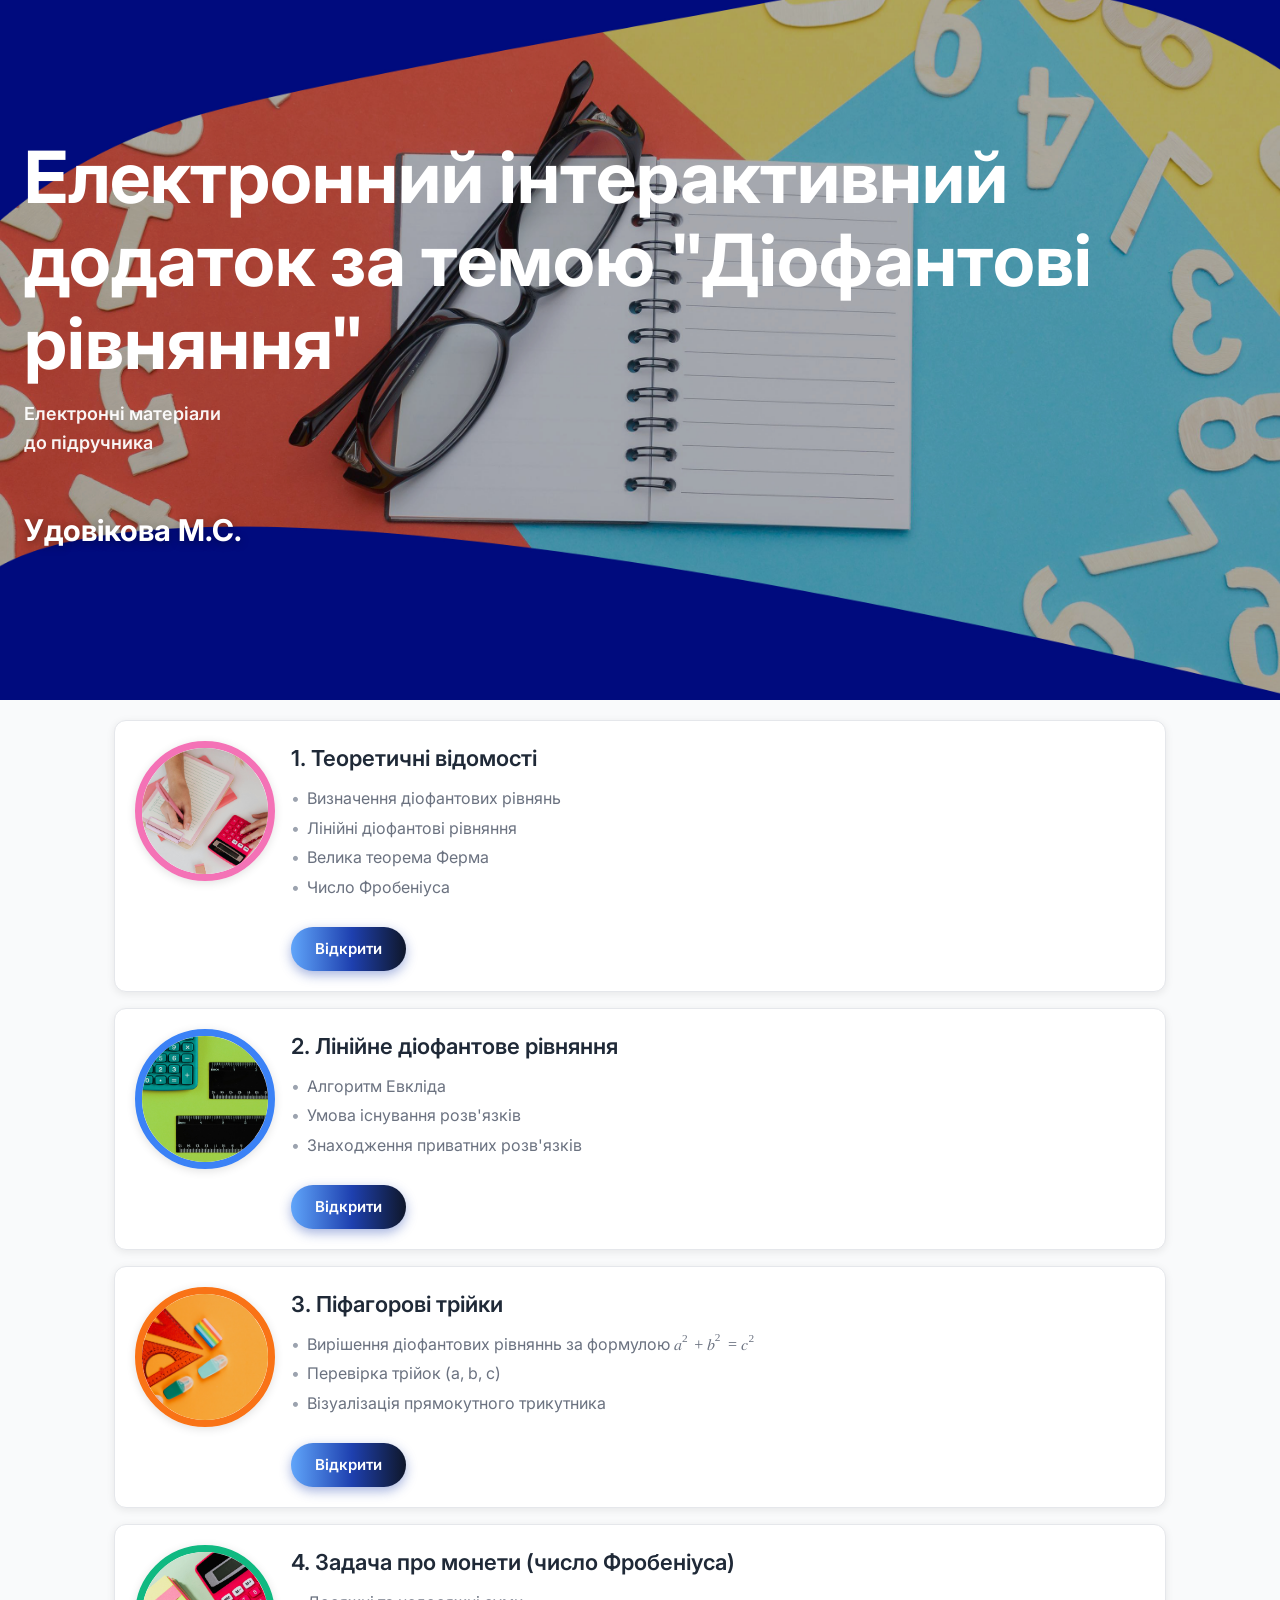
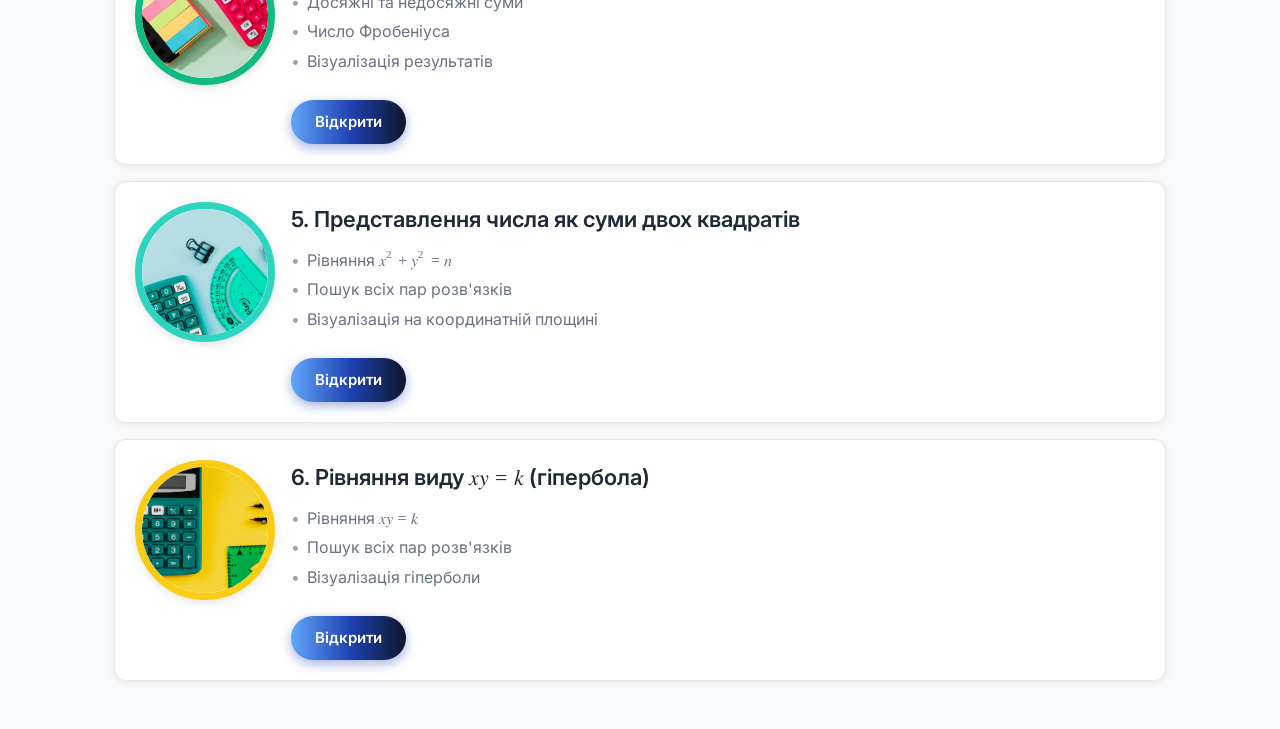
<file: html/index.html>
<!DOCTYPE html>
<html lang="uk">
<head>
  <meta charset="UTF-8">
  <meta name="viewport" content="width=device-width, initial-scale=1.0">
  <title>Діофантові рівняння</title>
  <link rel="stylesheet" href="../css/styles.css">
  <link rel="preconnect" href="https://fonts.gstatic.com">
  <link href="https://fonts.googleapis.com/css2?family=Inter:wght@400;600;700&display=swap" rel="stylesheet">
  <link rel="stylesheet" href="https://cdnjs.cloudflare.com/ajax/libs/font-awesome/6.5.1/css/all.min.css" crossorigin="anonymous" referrerpolicy="no-referrer">
</head>
<body>
  
  <header class="hero-banner hero-banner-main">
    <div class="topbar"></div>
    <div class="hero-content">
      <h1 class="hero-title">Електронний інтерактивний додаток за темою "Діофантові рівняння"</h1>
      <div class="hero-subtitle">Електронні матеріали<br>до підручника</div>
      <div class="hero-author">Удовікова М.С.</div>
    </div>
  </header>

  <main>
    <section class="menu-section">
      <ul class="menu-list">
        
        <li class="menu-item">
          <div class="badge-index menu-image-wrapper">
            <img src="../images/round/theory_round.jpg" alt="Іконка: Теоретичні відомості">
          </div>
          <div class="menu-text">
            <h3>1. Теоретичні відомості</h3>
            <ul class="menu-sublist">
              <li>Визначення діофантових рівнянь</li>
              <li>Лінійні діофантові рівняння</li>
              <li>Велика теорема Ферма</li>
              <li>Число Фробеніуса</li>
            </ul>
            <div class="menu-actions">
              <a class="izzi-btn" href="theory.html">Відкрити</a>
            </div>
          </div>
        </li>

        <li class="menu-item">
          <div class="badge-index menu-image-wrapper">
            <img src="../images/round/linear_round.jpg" alt="Іконка: Лінійне діофантове рівняння">
          </div>
          <div class="menu-text">
            <h3>2. Лінійне діофантове рівняння</h3>
            <ul class="menu-sublist">
              <li>Алгоритм Евкліда</li>
              <li>Умова існування розв'язків</li>
              <li>Знаходження приватних розв'язків</li>
            </ul>
            <div class="menu-actions">
              <a class="izzi-btn" href="linear.html">Відкрити</a>
            </div>
          </div>
        </li>

        <li class="menu-item">
          <div class="badge-index menu-image-wrapper">
            <img src="../images/round/triples_round.jpg" alt="Іконка: Піфагорові трійки">
          </div>
          <div class="menu-text">
            <h3>3. Піфагорові трійки</h3>
            <ul class="menu-sublist">
              <li>Вирішення діофантових рівняннь за формулою
                <math>
                  <msup><mi>a</mi><mn>2</mn></msup>
                  <mo>+</mo>
                  <msup><mi>b</mi><mn>2</mn></msup>
                  <mo>=</mo>
                  <msup><mi>c</mi><mn>2</mn></msup>
                </math>
              </li>
              <li>Перевірка трійок (a, b, c)</li>
              <li>Візуалізація прямокутного трикутника</li>
            </ul>
            <div class="menu-actions">
              <a class="izzi-btn" href="pythagorean.html">Відкрити</a>
            </div>
          </div>
        </li>

        <li class="menu-item">
          <div class="badge-index menu-image-wrapper">
            <img src="../images/round/coins_round.jpg" alt="Іконка: Задача про монети">
          </div>
          <div class="menu-text">
            <h3>4. Задача про монети (число Фробеніуса)</h3>
            <ul class="menu-sublist">
              <li>Досяжні та недосяжні суми</li>
              <li>Число Фробеніуса</li>
              <li>Візуалізація результатів</li>
            </ul>
            <div class="menu-actions">
              <a class="izzi-btn" href="coins.html">Відкрити</a>
            </div>
          </div>
        </li>

        <li class="menu-item">
          <div class="badge-index menu-image-wrapper">
            <img src="../images/round/square_round.jpg" alt="Іконка: Представлення числа як суми двох квадратів">
          </div>
          <div class="menu-text">
            <h3>5. Представлення числа як суми двох квадратів</h3>
            <ul class="menu-sublist">
              <li>Рівняння 
                <math>
                  <msup><mi>x</mi><mn>2</mn></msup>
                  <mo>+</mo>
                  <msup><mi>y</mi><mn>2</mn></msup>
                  <mo>=</mo>
                  <mi>n</mi>
                </math>
              </li>
              <li>Пошук всіх пар розв'язків</li>
              <li>Візуалізація на координатній площині</li>
            </ul>
            <div class="menu-actions">
              <a class="izzi-btn" href="squareSum.html">Відкрити</a>
            </div>
          </div>
        </li>

        <li class="menu-item">
          <div class="badge-index menu-image-wrapper">
            <img src="../images/round/hiper_round.jpg" alt="Іконка: Рівняння виду xy = k">
          </div>
          <div class="menu-text">
            <h3>6. Рівняння виду 
              <math>
                <mi>x</mi><mi>y</mi><mo>=</mo><mi>k</mi>
              </math> (гіпербола)
            </h3>
            <ul class="menu-sublist">
              <li>Рівняння 
                <math>
                  <mi>x</mi><mi>y</mi><mo>=</mo><mi>k</mi>
                </math>
              </li>
              <li>Пошук всіх пар розв'язків</li>
              <li>Візуалізація гіперболи</li>
            </ul>
            <div class="menu-actions">
              <a class="izzi-btn" href="hiper.html">Відкрити</a>
            </div>
          </div>
        </li>

      </ul>
    </section>
  </main>

  <script src="../js/script.js"></script>
</body>
</html>
</file>
<file: css/styles.css>
:root {
  --bg: #f9fafb;
  --surface: #ffffff;
  --card: #ffffff;
  --text: #1f2937;
  --muted: #6b7280;
  --accent: #1e40af;
  --accent-strong: #1e3a8a;
  --chip: #e5e7eb;
  --shadow: 0 2px 8px rgba(0, 0, 0, 0.08);
  --radius: 16px;
  
  --btn-gradient: linear-gradient(to right, #60a5fa 0%, #1e40af 53%, #0f172a 100%);
  --btn-bg-fallback: #1e40af;
  --btn-shadow-rgb: 30, 64, 175;
  --hero-banner-bg: linear-gradient(135deg, #1e40af, #3b82f6, #60a5fa);
  
  --score-block-bg: linear-gradient(135deg, rgba(96, 165, 250, 0.24), rgba(30, 64, 175, 0.12));
  --score-block-border: rgba(30, 64, 175, 0.22);
  --score-block-text: #1e3a8a;
  
  font-family: 'Inter', system-ui, -apple-system, sans-serif;
  color: var(--text);
  background: var(--bg);
}

* {
  box-sizing: border-box;
}

body {
  margin: 0;
  background: var(--bg);
  color: var(--text);
  line-height: 1.6;
  min-height: 100vh;
}

a {
  color: var(--accent);
  text-decoration: none;
}

h1, h2, h3 {
  margin: 0 0 8px 0;
}

.hint {
  color: var(--muted);
  font-size: 14px;
}

.icon-feedback {
  display: inline-block;
  margin-right: 0.35em;
  vertical-align: -0.08em;
}

.icon-feedback--ok { color: #10b981; }
.icon-feedback--fail { color: #ef4444; }
.icon-feedback--warn { color: #f97316; }
.icon-feedback--info { color: #f59e0b; }
.icon-feedback--ban { color: #dc2626; }

main {
  padding: 0 24px 48px;
  max-width: 1100px;
  margin: 0 auto;
}

.topbar {
  position: relative;
  z-index: 10;
  display: flex;
  align-items: center;
  justify-content: space-between;
  padding: 16px 24px;
  background: transparent;
}

.topbar-home-link {
  margin-left: auto;
}

.hero-banner {
  position: relative;
  background: var(--hero-banner-bg);
  color: #fff;
  padding: 24px 24px 0;
  overflow: visible;
  margin-bottom: 0;
}

.hero-banner:not(.hero-banner-main) {
  height: 700px;
  padding: 24px;
  box-sizing: border-box;
  display: flex;
  flex-direction: column;
}

.hero-banner:not(.hero-banner-main) .hero-content {
  flex: 1;
  min-height: 0;
  padding-top: 80px;
  padding-bottom: 24px;
  justify-content: flex-start;
}

.hero-banner-main {
  background-image: url("../images/header.jpg");
  background-size: cover;
  background-position: center;
  background-repeat: no-repeat;
  height: 700px;
  padding-bottom: 24px;
}

.hero-banner-main .hero-content {
  min-height: 100%;
  padding-top: 80px;
  padding-bottom: 24px;
  justify-content: flex-start;
}

.hero-content {
  position: relative;
  padding-bottom: 80px;
  z-index: 2;
  min-height: 260px;
  display: flex;
  flex-direction: column;
  justify-content: flex-end;
}

.hero-title {
  font-size: 36px;
  font-weight: 700;
  margin: 16px 0 8px 0;
  line-height: 1.2;
}

.hero-banner-main .hero-title {
  font-size: 72px;
  line-height: 1.15;
  margin-top: 0;
}

.hero-subtitle {
  font-size: 18px;
  font-weight: 600;
  margin: 8px 0 0;
  opacity: 0.95;
}

.hero-author {
  margin-top: 48px;
  font-size: 30px;
  font-weight: 700;
  color: #ffffff;
  text-shadow: 0 2px 8px rgba(0, 0, 0, 0.35);
}

.menu-section {
  margin-top: 0;
  position: relative;
  z-index: 2;
  padding-top: 20px;
}

.menu-list {
  list-style: none;
  padding: 0;
  margin: 0;
  display: grid;
  gap: 16px;
}

.menu-item {
  background: #ffffff;
  border-radius: 12px;
  padding: 20px;
  border: 1px solid #e5e7eb;
  box-shadow: 0 2px 8px rgba(0, 0, 0, 0.08);
  display: grid;
  grid-template-columns: auto 1fr;
  gap: 16px;
  align-items: flex-start;
  transition: box-shadow 0.2s, transform 0.2s;
}

.menu-item:hover {
  box-shadow: 0 4px 12px rgba(0, 0, 0, 0.12);
  transform: translateY(-2px);
}

.badge-index {
  width: 140px;
  height: 140px;
  min-width: 140px;
  border-radius: 50%;
  overflow: hidden;
  border: 7px solid #e5e7eb;
  box-shadow: 0 2px 10px rgba(0, 0, 0, 0.12);
  flex-shrink: 0;
}

.badge-index img {
  width: 100%;
  height: 100%;
  object-fit: cover;
  display: block;
}

/* обводки кружечків */
.menu-item:nth-child(1) .menu-image-wrapper { border-color: #f472b6; }
.menu-item:nth-child(2) .menu-image-wrapper { border-color: #3b82f6; }
.menu-item:nth-child(3) .menu-image-wrapper { border-color: #f97316; }
.menu-item:nth-child(4) .menu-image-wrapper { border-color: #10b981; }
.menu-item:nth-child(5) .menu-image-wrapper { border-color: #2dd4bf; }
.menu-item:nth-child(6) .menu-image-wrapper { border-color: #facc15; }

.menu-text {
  flex: 1;
}

.menu-text h3 {
  margin: 0 0 8px 0;
  font-size: 22px;
  font-weight: 600;
  color: #1f2937;
}

.menu-sublist {
  list-style: none;
  padding: 0;
  margin: 0;
}

.menu-sublist li {
  color: #6b7280;
  font-size: 16px;
  line-height: 1.6;
  position: relative;
  padding: 2px 0 2px 16px;
}

.menu-sublist li::before {
  content: '•';
  position: absolute;
  left: 0;
  color: #9ca3af;
}

.menu-actions {
  display: flex;
  gap: 8px;
  margin-top: 24px;
}

.primary-btn, .ghost-btn, .izzi-btn {
  border: none;
  cursor: pointer;
  font-weight: 700;
  font-size: 15px;
  transition: transform 0.3s ease, box-shadow 0.3s ease;
  background-image: var(--btn-gradient);
  background-color: var(--btn-bg-fallback);
  color: #ffffff;
  box-shadow: 0 4px 12px rgba(var(--btn-shadow-rgb), 0.4);
}

.primary-btn, .ghost-btn {
  border-radius: 12px;
  padding: 12px 16px;
}

.primary-btn, .izzi-btn, .ghost-btn {
  border-radius: 999px;
}

.izzi-btn {
  padding: 10px 24px;
  font-weight: 600;
  text-decoration: none;
  display: inline-block;
  white-space: nowrap;
}

.primary-btn:hover, .ghost-btn:hover, .izzi-btn:hover {
  transform: translateY(-2px);
  box-shadow: 0 6px 16px rgba(var(--btn-shadow-rgb), 0.5);
}

.primary-btn:active, .ghost-btn:active, .izzi-btn:active {
  transform: translateY(0);
  box-shadow: 0 2px 8px rgba(var(--btn-shadow-rgb), 0.3);
}

.panel {
  margin: 18px 0 0 0;
  padding: 0;
  border-radius: 0;
  background: transparent;
  box-shadow: none;
}

.grid { 
  display: grid; 
  gap: 14px; 
}

.grid.two { 
  grid-template-columns: repeat(auto-fit, minmax(280px, 1fr)); 
  align-items: stretch; 
}

.card {
  background: var(--card);
  border-radius: var(--radius);
  padding: 16px;
  border: 1px solid rgba(0, 0, 0, 0.06);
  box-shadow: var(--shadow);
  display: flex;
  flex-direction: column;
}

.card-button {
  margin-top: auto;
  text-align: center;
  padding-top: 16px;
}

.form-card {
  display: grid;
  gap: 10px;
  align-self: start;
  height: fit-content;
}

.result-card h3 {
  margin-bottom: 10px;
}

label {
  display: block;
  font-weight: 600;
  margin-bottom: 6px;
  color: var(--text);
}

input[type="number"], input[type="range"] {
  width: 100%;
  background: #ffffff;
  border: 1px solid #d1d5db;
  color: var(--text);
  border-radius: 12px;
  padding: 10px;
  font-size: 15px;
  margin-top: 6px;
}

input:focus {
  outline: 2px solid var(--accent);
}

.inline-inputs {
  display: grid;
  grid-template-columns: repeat(2, minmax(80px, 1fr));
  gap: 6px;
  margin-top: 6px;
}

.mini-form {
  margin-top: 6px;
  padding: 10px;
  border-radius: 12px;
  background: rgba(255, 255, 255, 0.03);
}

.linear-task-heading {
  display: flex;
  justify-content: space-between;
  align-items: center;
  gap: 12px;
  flex-wrap: wrap;
}

.linear-difficulty {
  border: none;
  margin: 0;
  padding: 0;
  display: flex;
  align-items: center;
  gap: 14px;
  flex-wrap: wrap;
}

.linear-difficulty-option {
  display: inline-flex;
  align-items: center;
  gap: 6px;
  font-weight: 600;
  font-size: 14px;
  color: var(--text);
  cursor: pointer;
  user-select: none;
}

.linear-task-footer {
  display: flex;
  justify-content: space-between;
  align-items: center;
  gap: 12px;
  flex-wrap: wrap;
  margin-top: 16px;
}

.solution, #resultContent.solution {
  font-family: 'Inter', system-ui, -apple-system, sans-serif;
  background: rgba(255, 255, 255, 0.04);
  padding: 12px;
  border-radius: 12px;
}

.list {
  max-height: 200px;
  overflow: auto;
  padding: 8px;
  background: #f9fafb;
  border-radius: 10px;
  margin-bottom: 10px;
}

.list .item {
  display: flex;
  justify-content: space-between;
  padding: 8px;
  border-bottom: 1px dashed rgba(0, 0, 0, 0.08);
}

.list .item:last-child { 
  border-bottom: none; 
}

canvas {
  width: 100%;
  background: #f9fafb;
  border: 1px dashed rgba(0, 0, 0, 0.1);
  border-radius: 12px;
}

.coins-intro { margin-bottom: 16px; }

.coins-intro h3, #defaultContent > h3, #solutionCard > h3 { 
  margin: 0 0 10px 0; 
  font-size: 1.17em; 
  font-weight: 700; 
  color: var(--text); 
}

.coins-intro-text, #defaultContent .hint, #hintsContent, #hintsContent p { 
  margin: 0; 
  line-height: 1.55; 
  font-family: 'Inter', system-ui, -apple-system, sans-serif;
  font-size: 16px;
  color: var(--text);
}

.coins-hint-line {
  margin: 0 0 10px 0;
  padding: 10px 12px;
  border-radius: 10px;
  background: rgba(56, 189, 248, 0.1);
  border: 1px solid rgba(56, 189, 248, 0.25);
  color: var(--text);
  font-size: 14px;
  line-height: 1.45;
}

.coins-status { 
  margin-bottom: 8px; 
  color: var(--text); 
}

.grid-badges {
  display: grid;
  grid-template-columns: repeat(auto-fit, minmax(60px, 1fr));
  gap: 6px;
}

.badge {
  padding: 8px;
  text-align: center;
  border-radius: 10px;
  font-weight: 700;
  border: 1px solid rgba(255, 255, 255, 0.06);
}

.badge-game {
  background: #9ca3af;
  color: #ffffff;
  border: 2px solid #6b7280;
  cursor: pointer;
  transition: transform 0.1s, box-shadow 0.1s;
  font-size: 15px;
}

.badge-game:hover {
  transform: scale(1.05);
  box-shadow: 0 2px 8px rgba(0, 0, 0, 0.2);
}

.badge-game:active {
  transform: scale(0.98);
}

.grid-badges button[data-sum]:disabled {
  cursor: not-allowed;
  transform: none;
  box-shadow: none;
  opacity: 1;
}

.badge-selected {
  background: #fbbf24 !important;
  color: #1f2937 !important;
  border-color: #f59e0b !important;
  cursor: pointer;
  font-weight: 800;
}

.badge-correct { background: #10b981 !important; color: #ffffff !important; border-color: #059669 !important; cursor: default; }
.badge-incorrect { background: #ef4444 !important; color: #ffffff !important; border-color: #dc2626 !important; cursor: default; }
.badge-missed { background: #f97316 !important; color: #ffffff !important; border-color: #ea580c !important; cursor: default; }

.check-section {
  margin-top: 16px;
  padding-top: 16px;
  border-top: 1px solid rgba(0, 0, 0, 0.1);
  text-align: center;
}

.check-section.coins-actions {
  text-align: left;
}

.score-result-block {
  margin-top: 16px;
  padding: 14px 16px;
  border-radius: var(--radius);
  font-weight: 700;
  font-size: 1.15em;
  text-align: center;
  background: var(--score-block-bg);
  border: 1px solid var(--score-block-border);
  color: var(--score-block-text);
}

@media (max-width: 900px) {
  .hero-banner-main .hero-title { font-size: 50px; }
}

@media (max-width: 540px) {
  main { padding: 18px 16px 48px; }
  .primary-btn, .ghost-btn, .izzi-btn { width: 100%; text-align: center; }
  .hero-banner { padding-bottom: 0; }
  .hero-content, .hero-banner:not(.hero-banner-main) .hero-content { padding-bottom: 60px; }
  .hero-title { font-size: 28px; }
  .hero-banner-main .hero-title { font-size: 36px; }
  .hero-subtitle { font-size: 16px; }
  .hero-author { margin-top: 24px; font-size: 22px; }
  .menu-section { padding-top: 10px; }
  .menu-item { grid-template-columns: 1fr; gap: 12px; align-items: flex-start; }
  .badge-index { width: 140px; height: 140px; min-width: 140px; margin: 0 auto; }
  .menu-actions { width: 100%; justify-content: flex-start; flex-wrap: wrap; }
}
</file>
